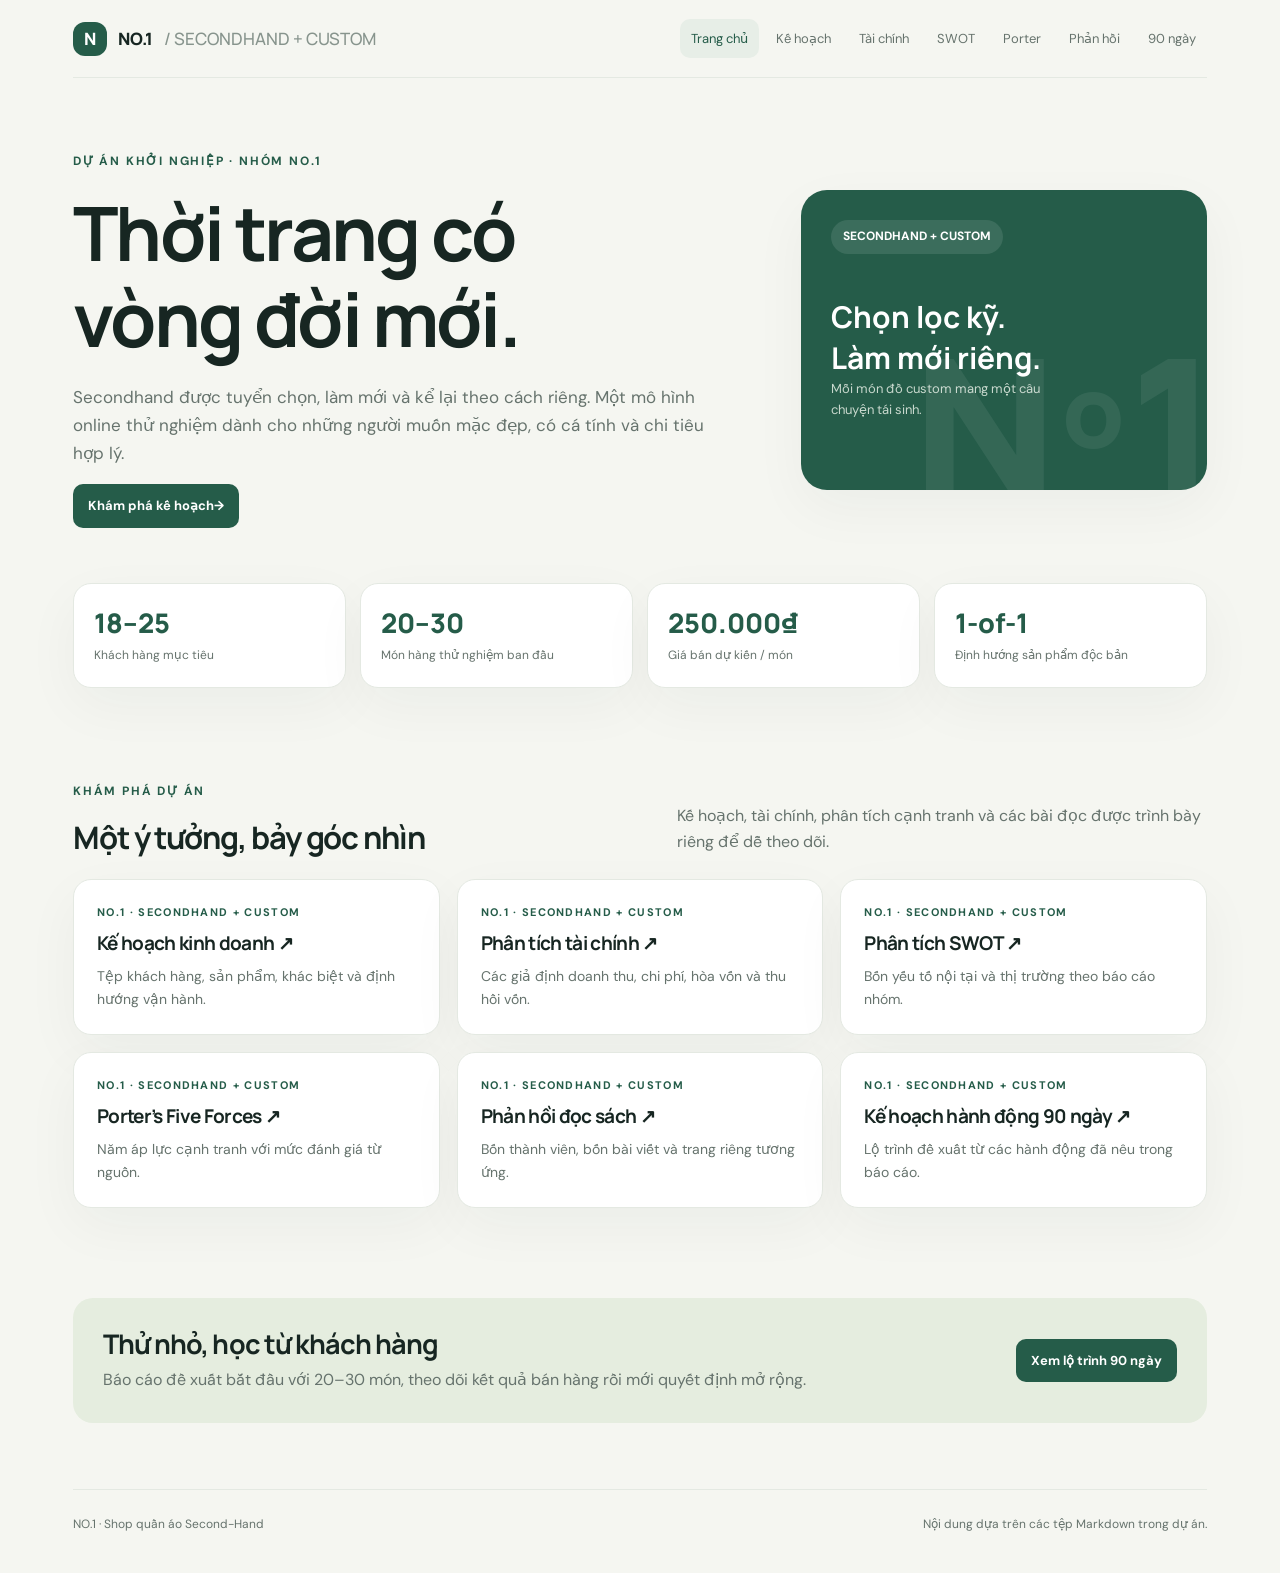
<file: index.html>
<!doctype html><html lang="vi"><head><meta charset="utf-8"><meta name="viewport" content="width=device-width, initial-scale=1"><title>No.1 · Secondhand + Custom</title><link rel="stylesheet" href="style.css"></head><body><script src="app.js"></script></body></html>
</file>
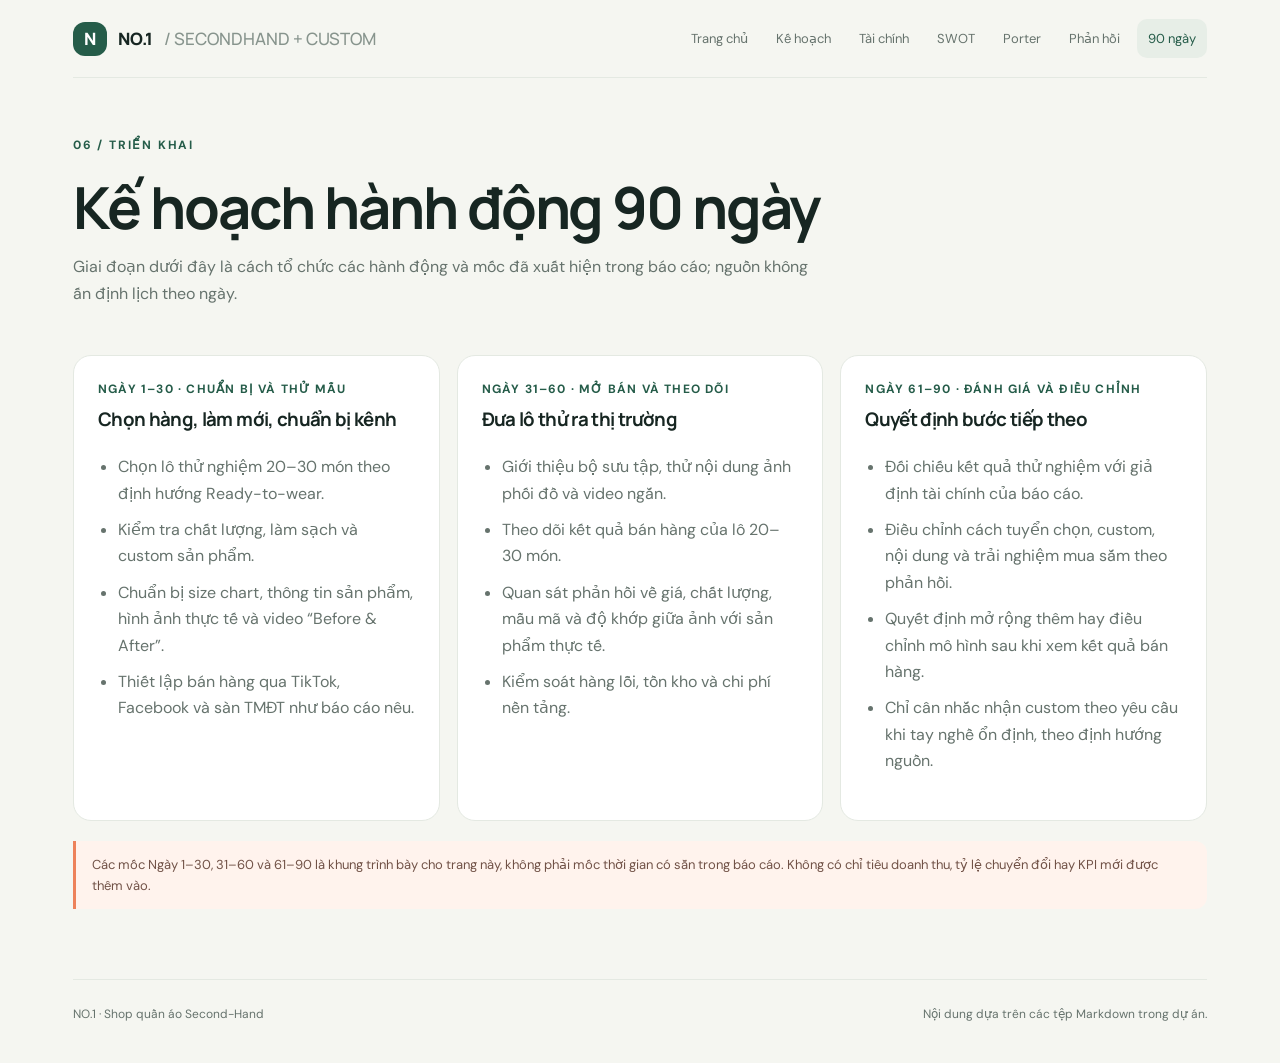
<file: action-plan.html>
<!doctype html><html lang="vi"><head><meta charset="utf-8"><meta name="viewport" content="width=device-width, initial-scale=1"><title>Kế hoạch hành động 90 ngày · No.1</title><link rel="stylesheet" href="style.css"></head><body><script src="app.js"></script></body></html>
</file>
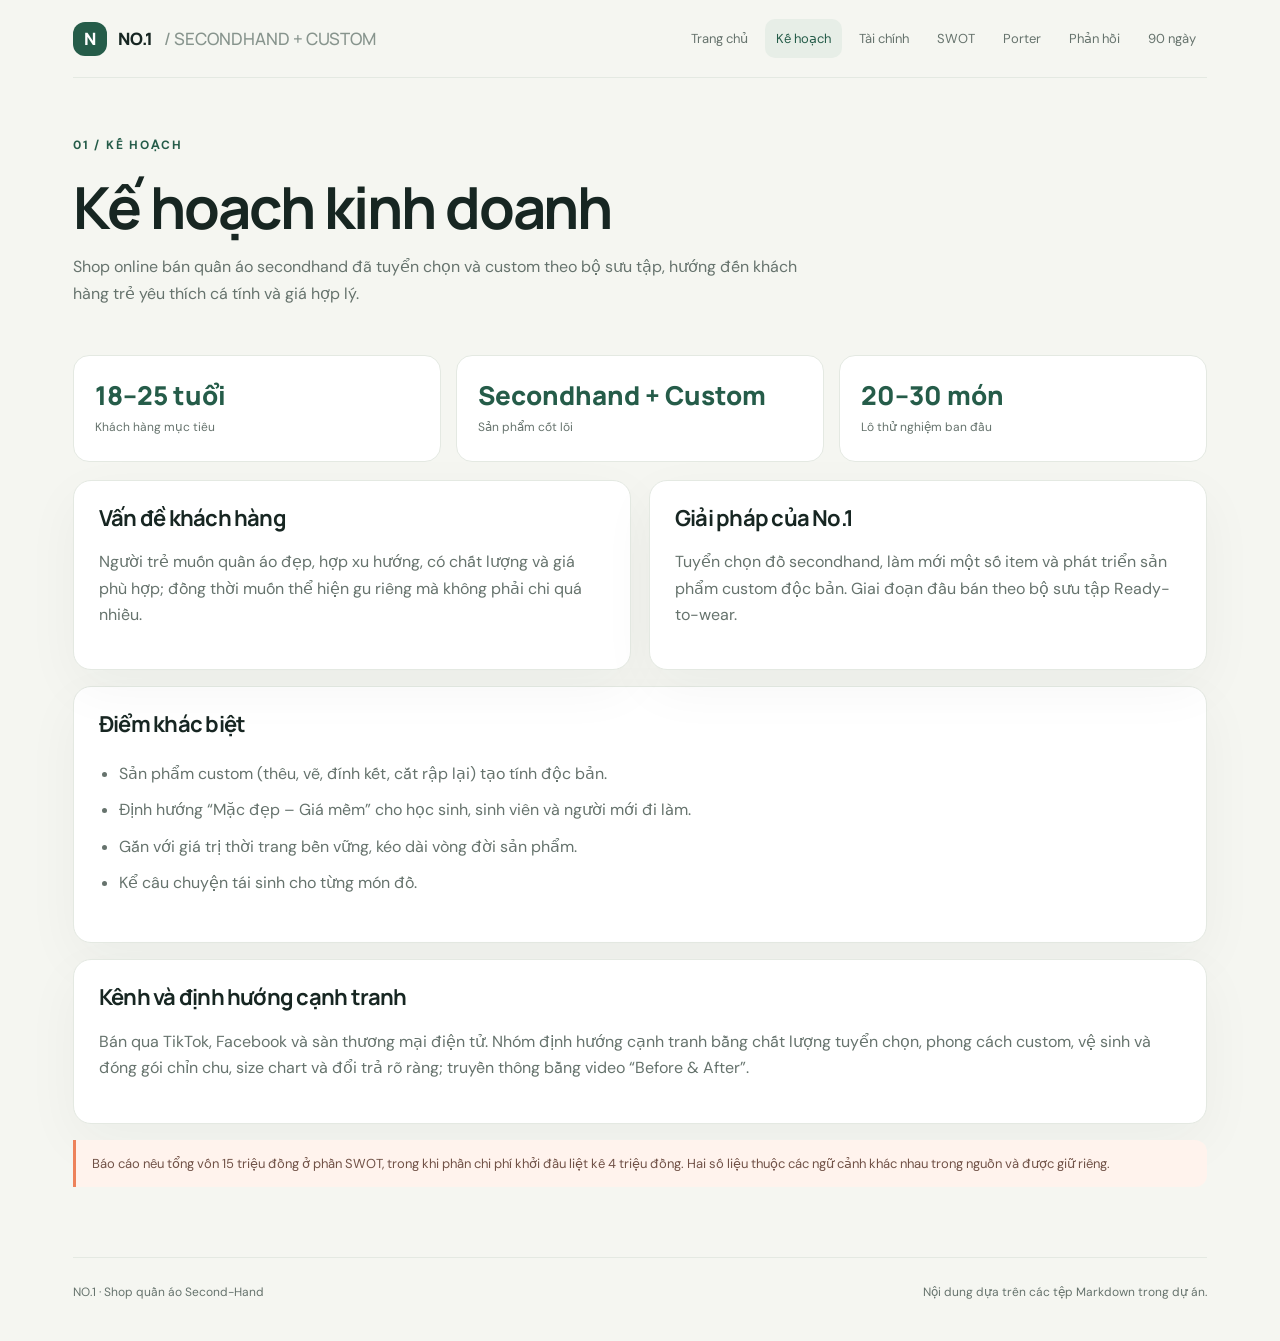
<file: business-plan.html>
<!doctype html><html lang="vi"><head><meta charset="utf-8"><meta name="viewport" content="width=device-width, initial-scale=1"><title>Kế hoạch kinh doanh · No.1</title><link rel="stylesheet" href="style.css"></head><body><script src="app.js"></script></body></html>
</file>
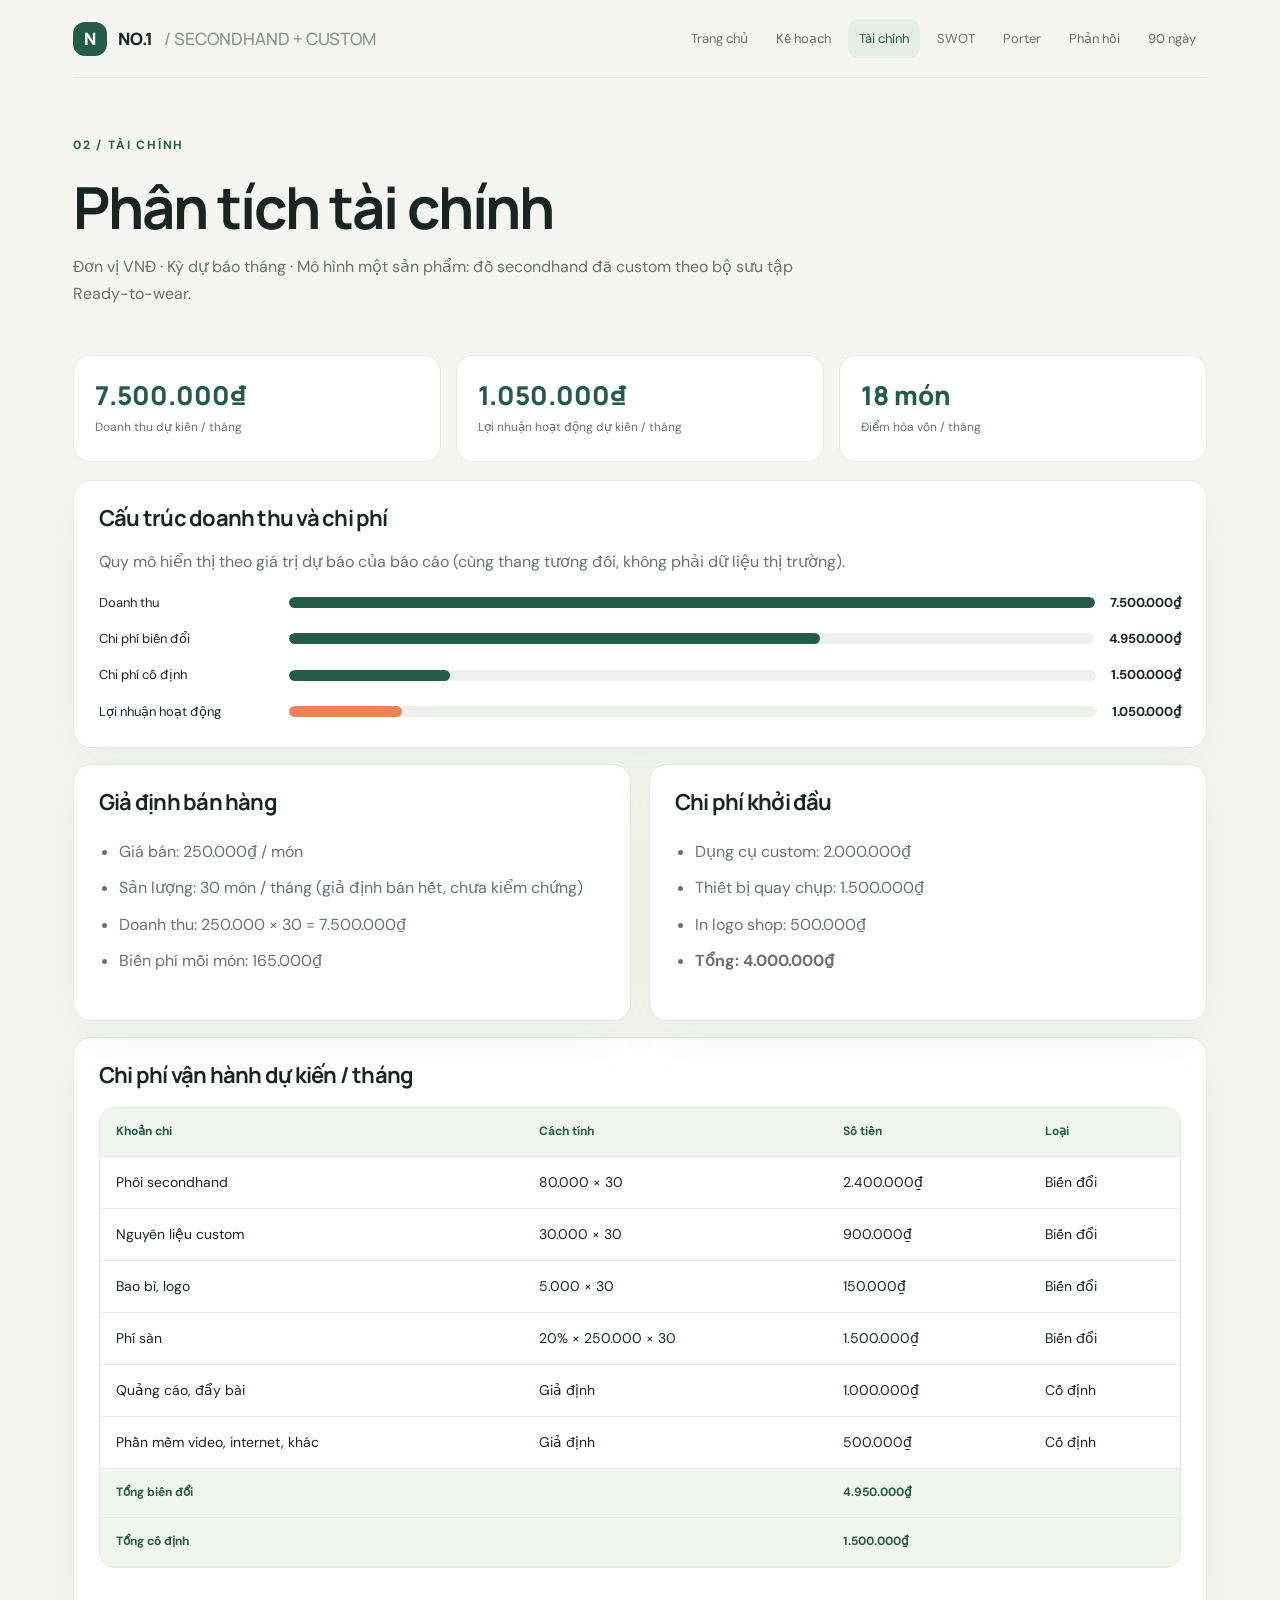
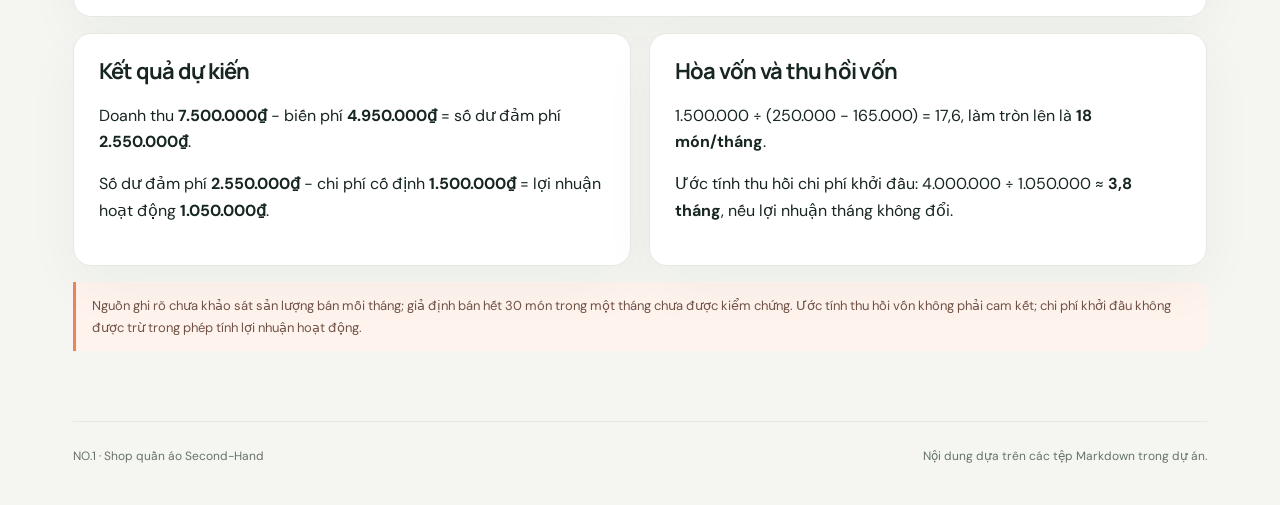
<file: financial-analysis.html>
<!doctype html><html lang="vi"><head><meta charset="utf-8"><meta name="viewport" content="width=device-width, initial-scale=1"><title>Phân tích tài chính · No.1</title><link rel="stylesheet" href="style.css"></head><body><script src="app.js"></script></body></html>
</file>
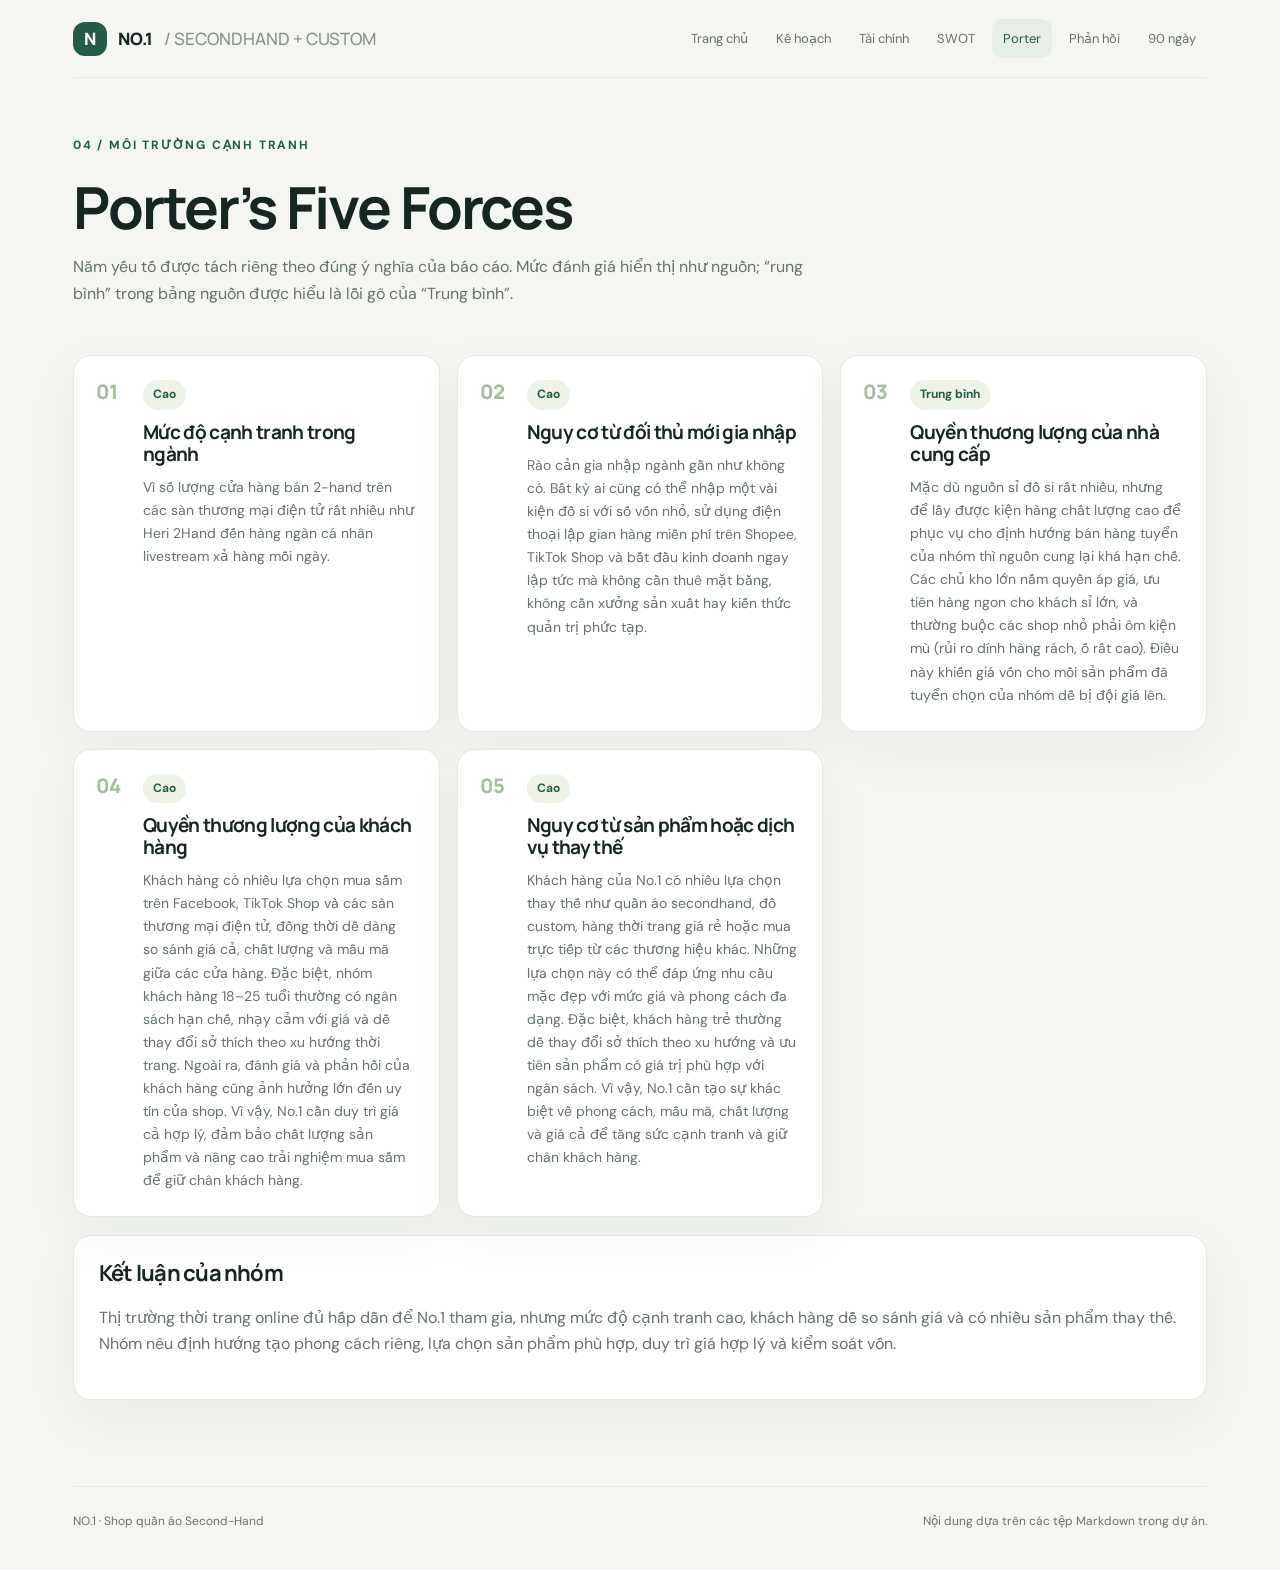
<file: five-forces.html>
<!doctype html><html lang="vi"><head><meta charset="utf-8"><meta name="viewport" content="width=device-width, initial-scale=1"><title>Porter’s Five Forces · No.1</title><link rel="stylesheet" href="style.css"></head><body><script src="app.js"></script></body></html>
</file>
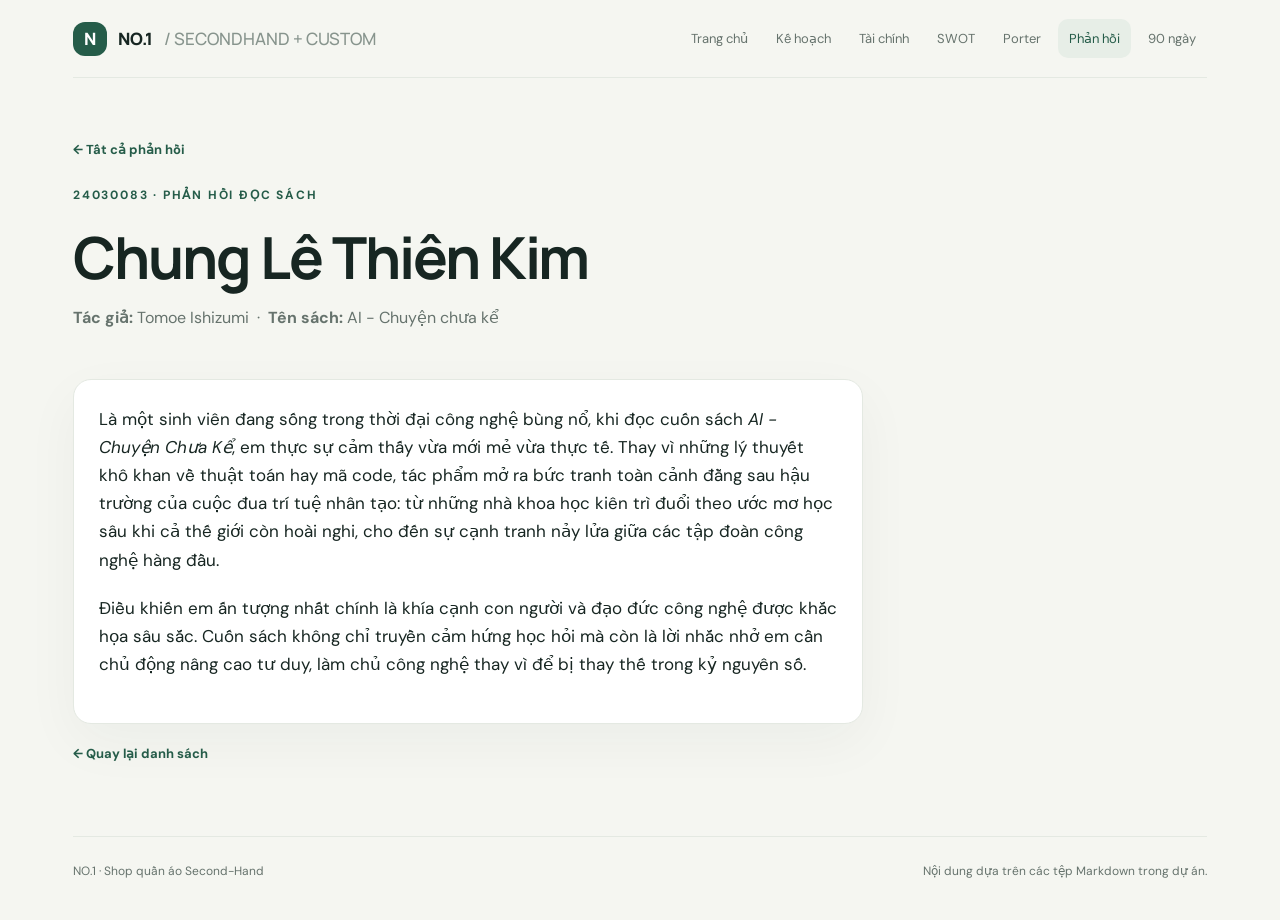
<file: reflection-chung-le-thien-kim.html>
<!doctype html><html lang="vi"><head><meta charset="utf-8"><meta name="viewport" content="width=device-width, initial-scale=1"><title>Phản hồi · Chung Lê Thiên Kim</title><link rel="stylesheet" href="style.css"></head><body><script src="app.js"></script></body></html>
</file>
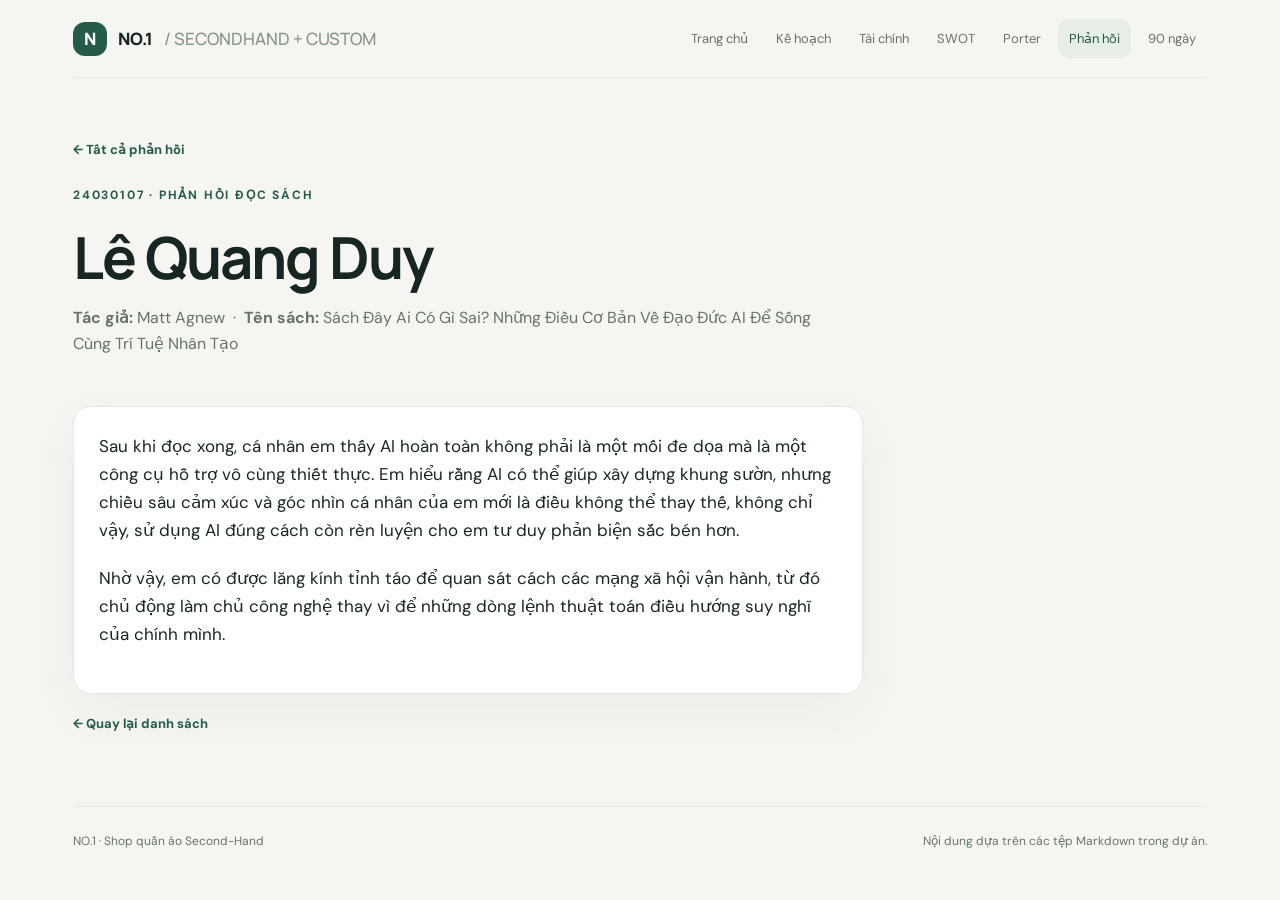
<file: reflection-le-quang-duy.html>
<!doctype html><html lang="vi"><head><meta charset="utf-8"><meta name="viewport" content="width=device-width, initial-scale=1"><title>Phản hồi · Lê Quang Duy</title><link rel="stylesheet" href="style.css"></head><body><script src="app.js"></script></body></html>
</file>
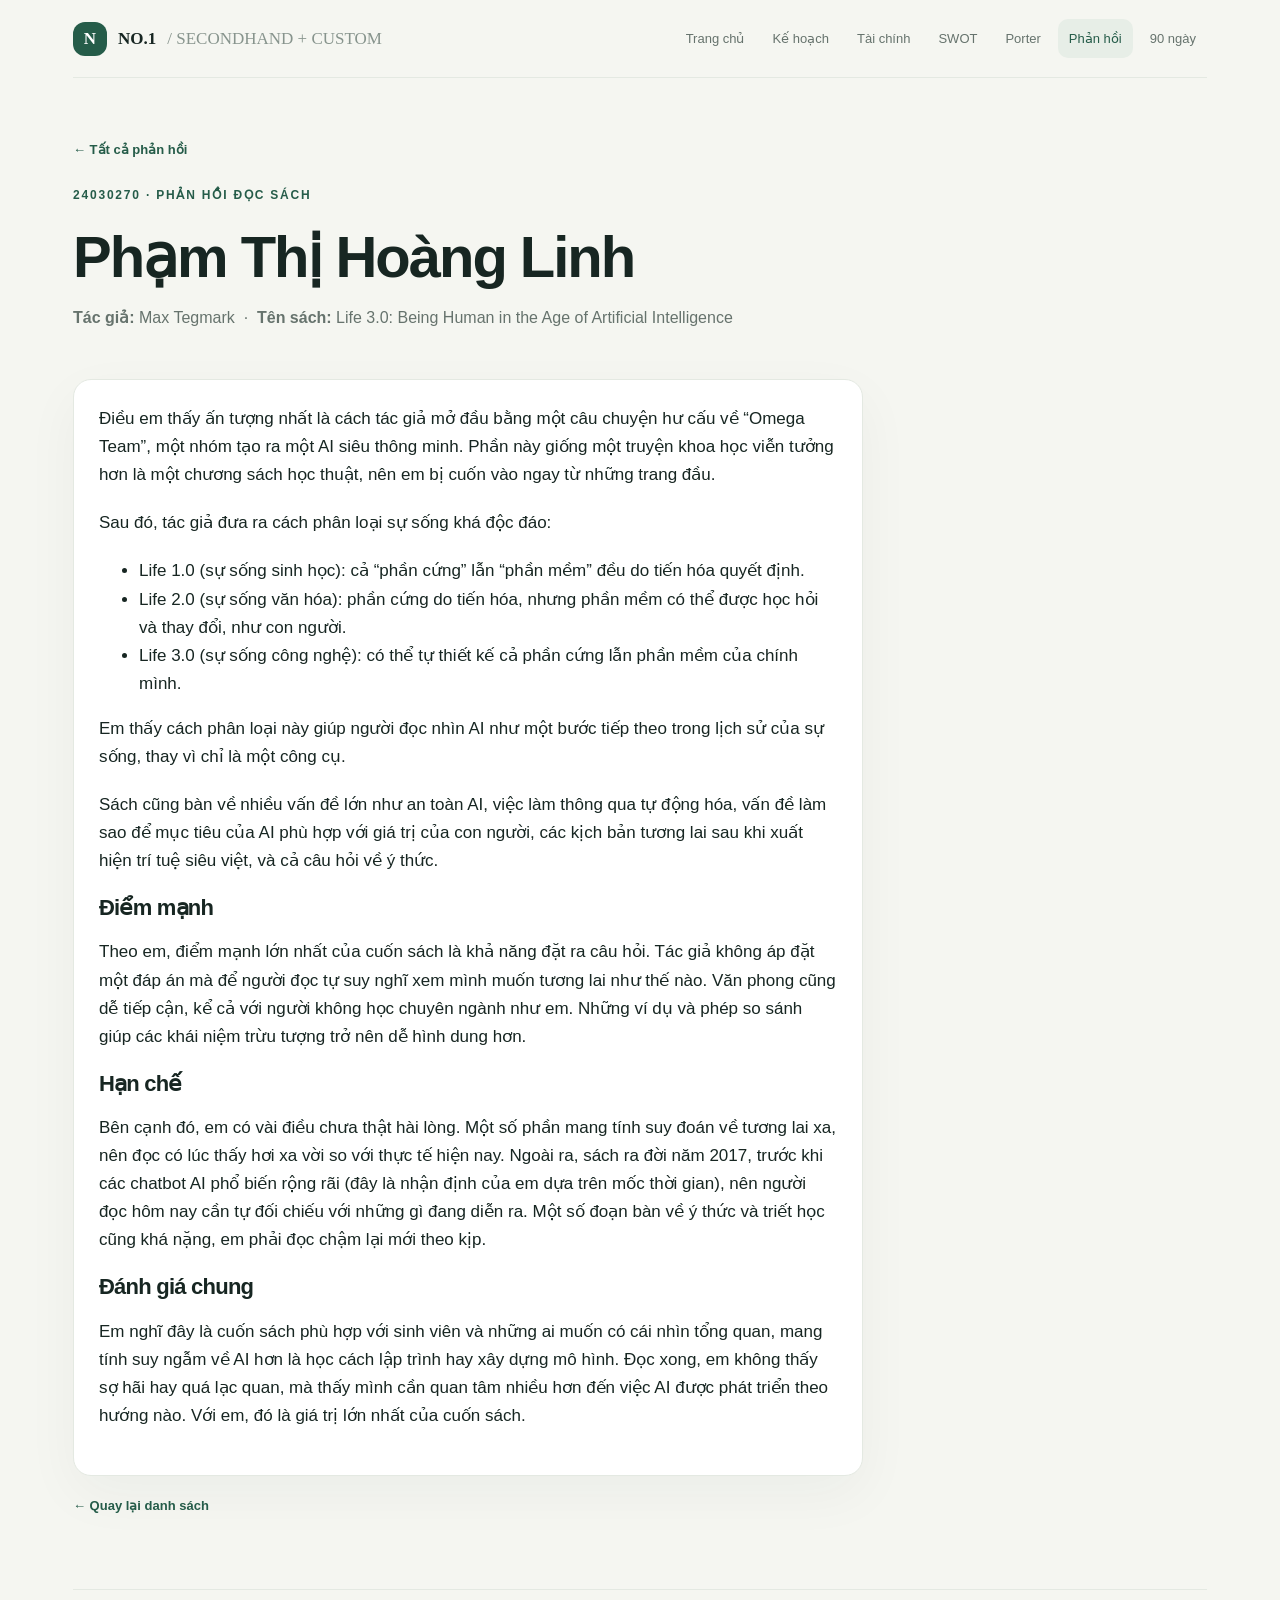
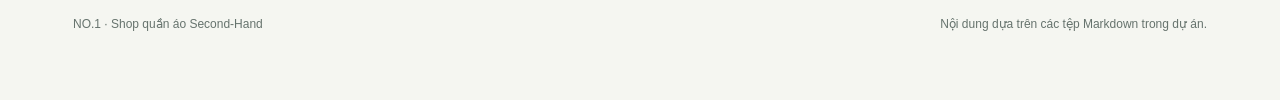
<file: reflection-pham-thi-hoang-linh.html>
<!doctype html><html lang="vi"><head><meta charset="utf-8"><meta name="viewport" content="width=device-width, initial-scale=1"><title>Phản hồi · Phạm Thị Hoàng Linh</title><link rel="stylesheet" href="style.css"></head><body><script src="app.js"></script></body></html>
</file>
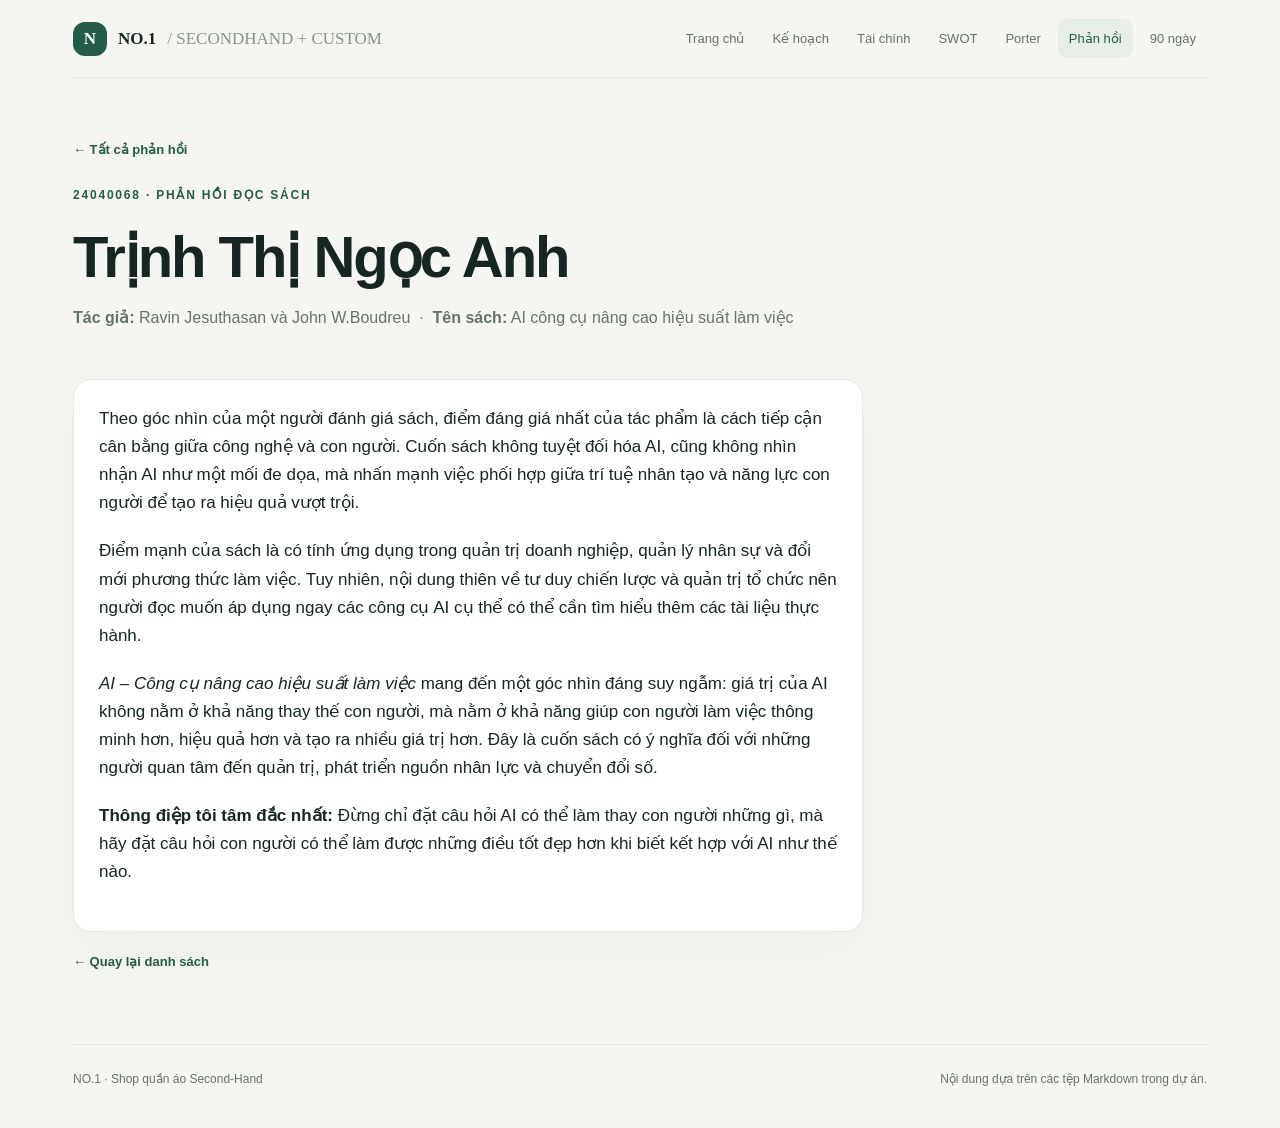
<file: reflection-trinh-thi-ngoc-anh.html>
<!doctype html><html lang="vi"><head><meta charset="utf-8"><meta name="viewport" content="width=device-width, initial-scale=1"><title>Phản hồi · Trịnh Thị Ngọc Anh</title><link rel="stylesheet" href="style.css"></head><body><script src="app.js"></script></body></html>
</file>
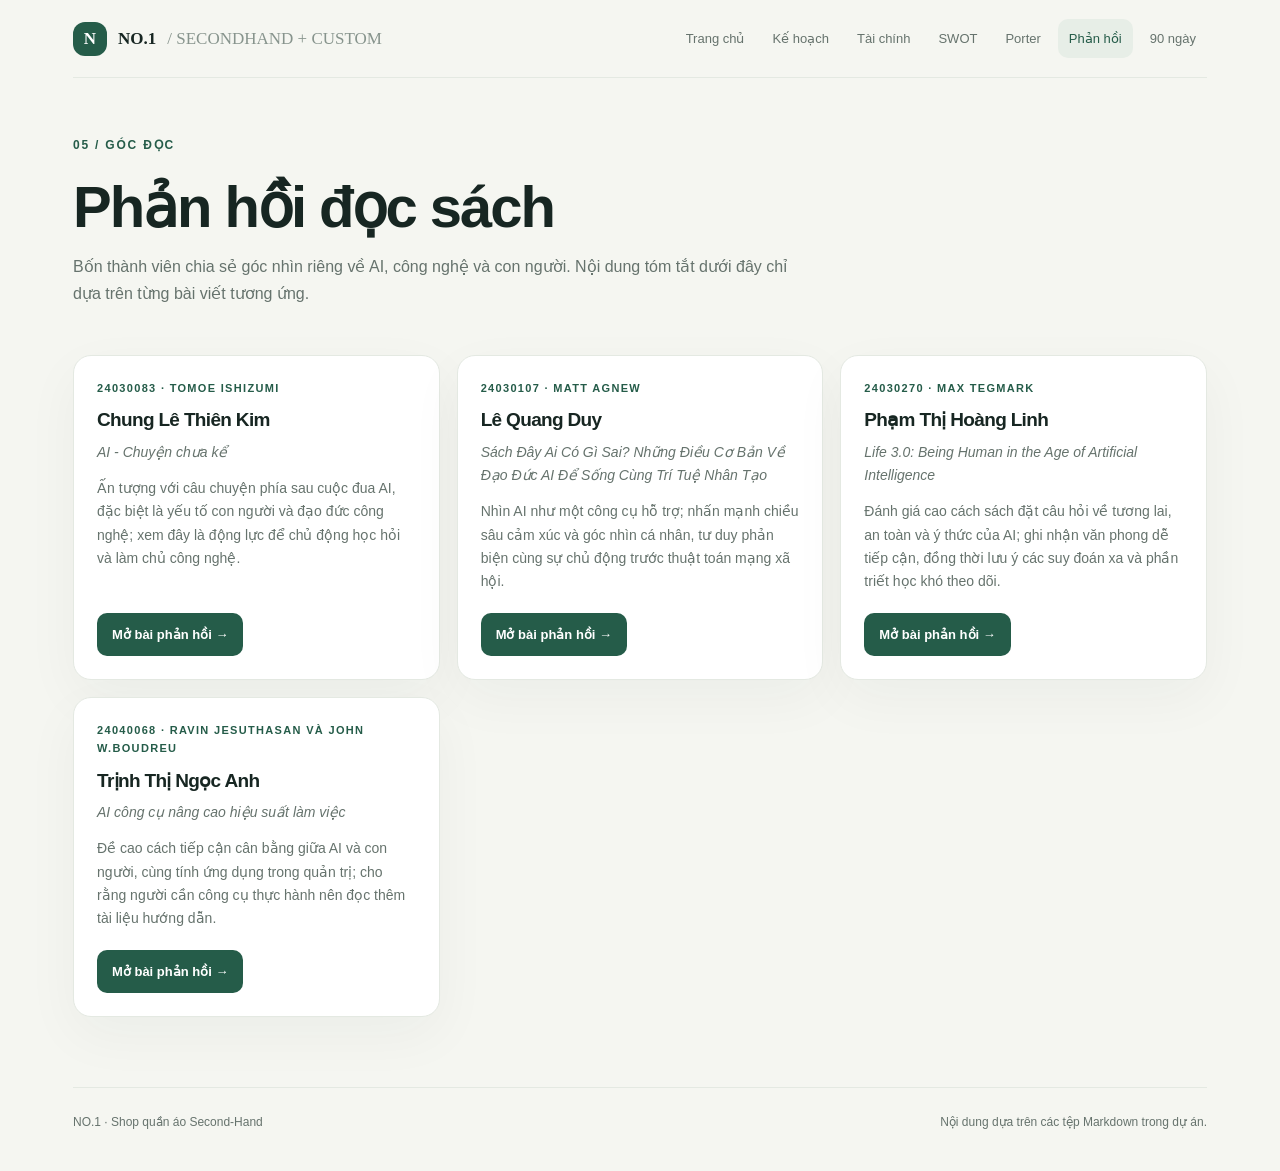
<file: reflections.html>
<!doctype html><html lang="vi"><head><meta charset="utf-8"><meta name="viewport" content="width=device-width, initial-scale=1"><title>Phản hồi đọc sách · No.1</title><link rel="stylesheet" href="style.css"></head><body><script src="app.js"></script></body></html>
</file>
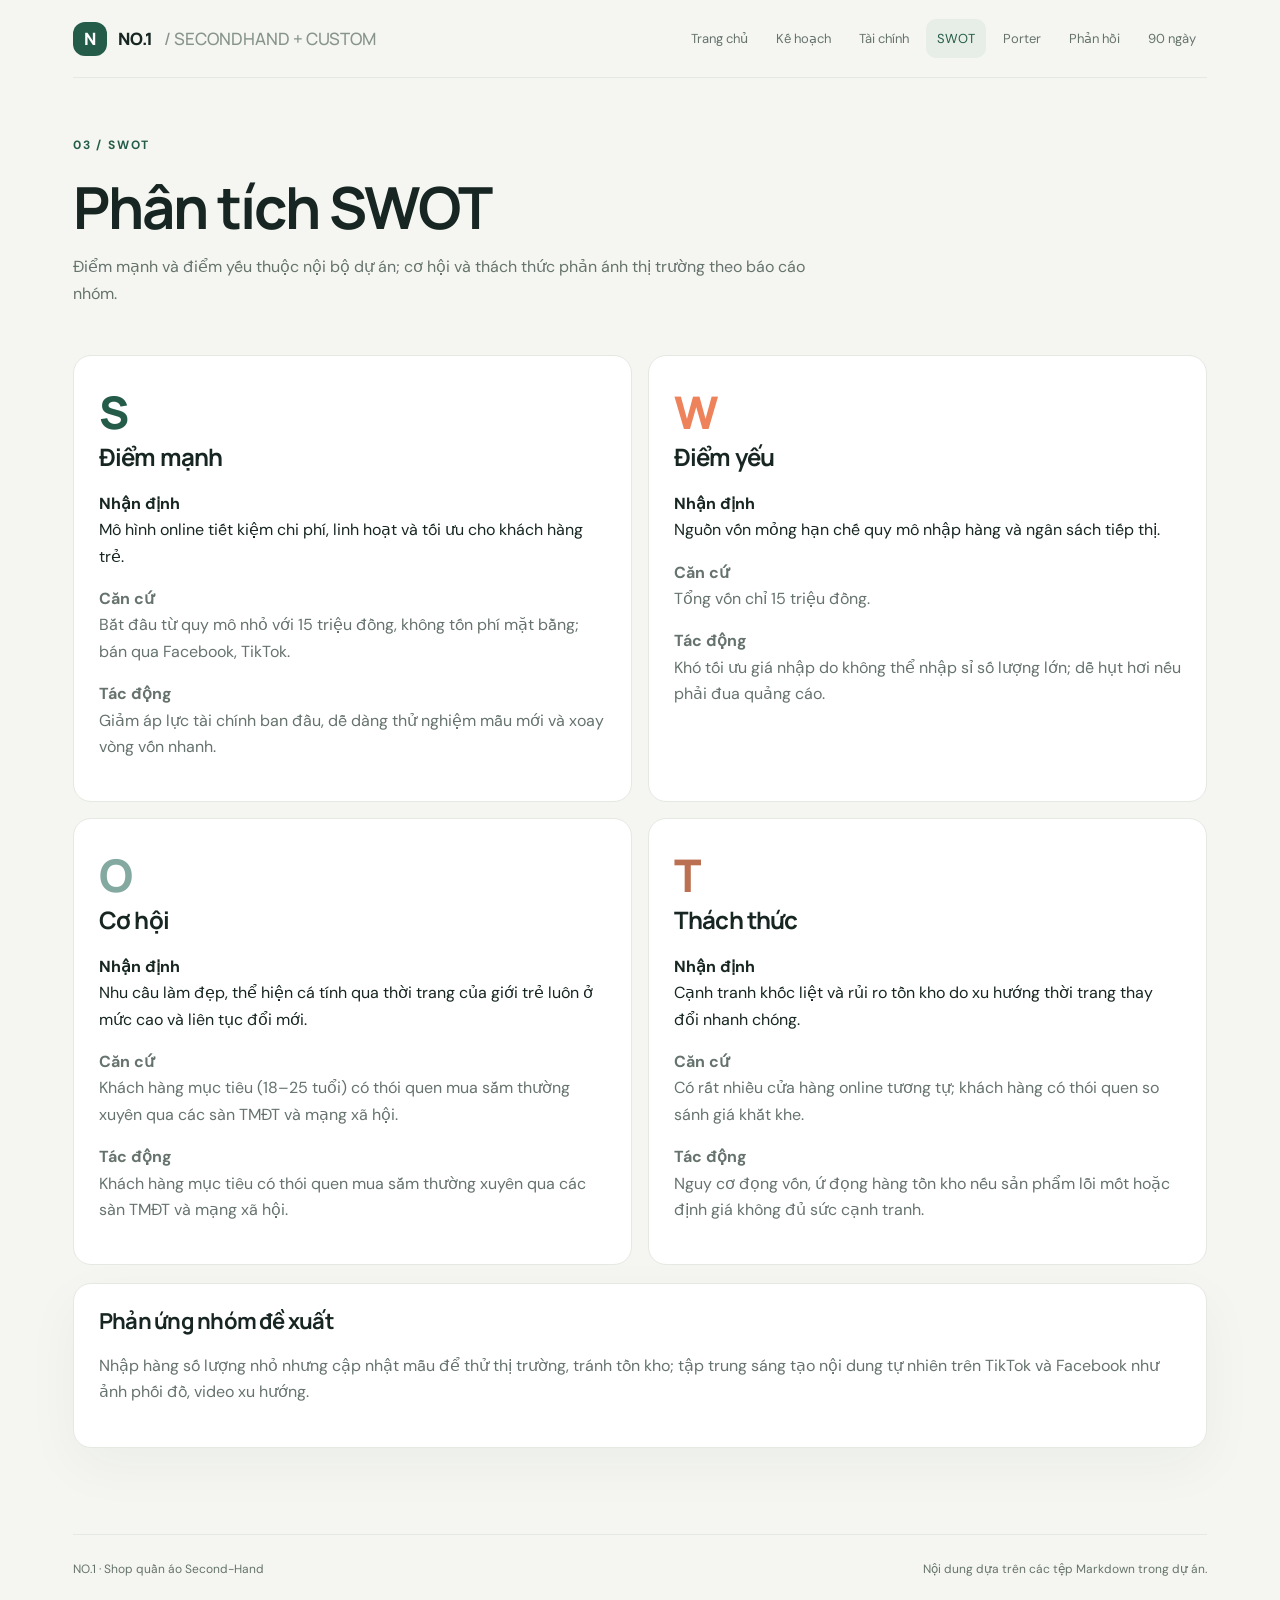
<file: swot.html>
<!doctype html><html lang="vi"><head><meta charset="utf-8"><meta name="viewport" content="width=device-width, initial-scale=1"><title>SWOT · No.1</title><link rel="stylesheet" href="style.css"></head><body><script src="app.js"></script></body></html>
</file>
<file: style.css>
@import url('https://fonts.googleapis.com/css2?family=DM+Sans:wght@400;500;600;700&family=Manrope:wght@400;500;600;700;800&display=swap');
:root{--ink:#172622;--muted:#66736d;--paper:#f5f6f1;--card:#fff;--line:#e4e9e2;--green:#255c49;--lime:#d8ec9c;--orange:#ed825b;--shadow:0 18px 55px #1833280b}*{box-sizing:border-box}body{margin:0;background:var(--paper);color:var(--ink);font:16px/1.65 'DM Sans',sans-serif}h1,h2,h3,p{margin-top:0}h1,h2,h3{font-family:Manrope,sans-serif;line-height:1.15;letter-spacing:-.035em}a{color:inherit}.shell{max-width:1190px;margin:auto;padding:0 28px}.topbar{height:78px;display:flex;align-items:center;justify-content:space-between;border-bottom:1px solid var(--line)}.brand{font:800 17px Manrope;text-decoration:none;display:flex;align-items:center;gap:11px}.brand-mark{width:34px;height:34px;border-radius:12px;background:var(--green);color:white;display:grid;place-items:center}.nav{display:flex;gap:6px;align-items:center}.nav a{font-size:13px;text-decoration:none;color:var(--muted);padding:9px 11px;border-radius:10px}.nav a:hover,.nav a.active{background:#e7eee7;color:var(--green)}.hero{padding:74px 0 55px;display:grid;grid-template-columns:1.25fr .75fr;gap:50px;align-items:center}.eyebrow{color:var(--green);font-size:12px;text-transform:uppercase;font-weight:700;letter-spacing:.15em;margin-bottom:18px}.hero h1{font-size:clamp(42px,6vw,75px);max-width:760px;margin-bottom:21px}.hero p{color:var(--muted);max-width:660px;font-size:17px}.hero-art{background:var(--green);color:white;border-radius:26px;padding:30px;min-height:300px;position:relative;overflow:hidden;box-shadow:var(--shadow)}.hero-art:after{content:'Nº1';position:absolute;right:-13px;bottom:-73px;font:800 200px Manrope;color:#ffffff12}.hero-art .tag{background:#ffffff1a;color:white}.art-title{font:700 30px Manrope;max-width:260px;margin-top:42px}.art-sub{color:#c8d8cd;font-size:13px;max-width:250px}.tag{display:inline-flex;border-radius:99px;padding:7px 12px;background:#edf3e6;color:var(--green);font-size:12px;font-weight:700}.stats{display:grid;grid-template-columns:repeat(4,1fr);gap:14px;margin:0 0 70px}.stat,.card,.panel{background:var(--card);border:1px solid var(--line);border-radius:18px;box-shadow:var(--shadow)}.stat{padding:20px}.stat strong{display:block;font:800 27px Manrope;color:var(--green)}.stat span{font-size:12px;color:var(--muted)}.section{padding:24px 0 66px}.section-head{display:flex;justify-content:space-between;align-items:end;gap:20px;margin-bottom:23px}.section-head h2{font-size:31px;margin:0}.section-head p{color:var(--muted);max-width:530px;margin:0}.grid{display:grid;grid-template-columns:repeat(3,1fr);gap:17px}.card{padding:23px}.card h3{font-size:19px;margin-bottom:10px}.card p{color:var(--muted);font-size:14px;margin-bottom:0}.card .kicker{color:var(--green);font-size:11px;text-transform:uppercase;letter-spacing:.12em;font-weight:700;margin-bottom:12px}.feature{background:#e5eddf;border-radius:20px;padding:30px;display:flex;justify-content:space-between;gap:20px;align-items:center}.feature h2{font-size:27px;margin-bottom:8px}.feature p{color:var(--muted);margin:0}.button{display:inline-flex;padding:11px 15px;background:var(--green);border-radius:10px;color:white;text-decoration:none;font-size:13px;font-weight:700;white-space:nowrap}.page-head{padding:58px 0 32px}.page-head h1{font-size:clamp(38px,5vw,58px);margin-bottom:14px}.page-head p{color:var(--muted);max-width:740px}.content{padding:0 0 70px}.two-col{display:grid;grid-template-columns:1fr 1fr;gap:18px}.panel{padding:25px;margin-bottom:16px}.panel h2{font-size:22px}.panel h3{font-size:16px}.muted{color:var(--muted)}.list{padding-left:20px;color:var(--muted)}.list li{padding:5px 0}.table-wrap{overflow:auto;background:white;border:1px solid var(--line);border-radius:15px;margin:15px 0 23px}table{width:100%;border-collapse:collapse;min-width:650px;font-size:14px}th,td{padding:14px 16px;text-align:left;vertical-align:top;border-bottom:1px solid var(--line)}th{background:#f1f5ef;color:var(--green);font-size:12px}tr:last-child td{border-bottom:0}.metric-grid{display:grid;grid-template-columns:repeat(3,1fr);gap:15px}.metric{padding:21px;border-radius:16px;background:#fff;border:1px solid var(--line)}.metric strong{display:block;font:800 26px Manrope;color:var(--green)}.metric span{color:var(--muted);font-size:12px}.bar-list{display:grid;gap:15px}.bar-row{display:grid;grid-template-columns:175px 1fr auto;gap:15px;align-items:center;font-size:13px}.bar{height:11px;border-radius:99px;background:#edf0eb;overflow:hidden}.bar i{height:100%;display:block;border-radius:99px;background:var(--green)}.note{border-left:3px solid var(--orange);padding:13px 16px;background:#fff3ed;border-radius:0 12px 12px 0;color:#715247;font-size:13px}.force-card{position:relative;padding:24px 24px 24px 69px}.force-n{position:absolute;top:22px;left:22px;font:800 20px Manrope;color:#a7bf9e}.force-card .level{font-weight:700;color:var(--green);font-size:12px;background:#edf3e6;border-radius:20px;padding:5px 10px;display:inline-block;margin-bottom:12px}.swot-grid{display:grid;grid-template-columns:1fr 1fr;gap:16px}.swot{padding:25px;border-radius:18px;background:#fff;border:1px solid var(--line)}.swot .letter{font:800 45px Manrope;color:var(--green)}.swot:nth-child(2) .letter{color:var(--orange)}.swot:nth-child(3) .letter{color:#83a9a0}.swot:nth-child(4) .letter{color:#bc7052}.timeline{position:relative;display:grid;grid-template-columns:repeat(3,1fr);gap:17px}.phase{padding:24px;background:#fff;border:1px solid var(--line);border-radius:18px}.phase .days{font-size:12px;font-weight:700;color:var(--green);text-transform:uppercase;letter-spacing:.1em}.phase h3{margin-top:9px}.reflection{display:flex;flex-direction:column;min-height:250px}.reflection .button{margin-top:auto;align-self:flex-start}.reflection-page{max-width:790px}.reflection-body{font-size:17px}.reflection-body p{margin-bottom:20px}.footer{border-top:1px solid var(--line);padding:25px 0 38px;color:var(--muted);font-size:12px}.footer-inner{display:flex;justify-content:space-between;gap:20px}.back{color:var(--green);text-decoration:none;font-size:13px;font-weight:700}.footer a{color:var(--green)}@media(max-width:850px){.nav{display:none}.hero{grid-template-columns:1fr;padding-top:48px}.hero-art{min-height:230px}.stats{grid-template-columns:repeat(2,1fr)}.grid{grid-template-columns:repeat(2,1fr)}.two-col,.metric-grid,.timeline{grid-template-columns:1fr}.bar-row{grid-template-columns:130px 1fr auto}}@media(max-width:560px){.shell{padding:0 18px}.topbar{height:65px}.hero{padding-top:38px}.hero h1{font-size:43px}.stats,.grid,.swot-grid{grid-template-columns:1fr}.section-head{align-items:start;flex-direction:column}.feature{align-items:start;flex-direction:column}.page-head{padding-top:40px}.bar-row{grid-template-columns:1fr auto}.bar{grid-column:1/-1;grid-row:2}.footer-inner{flex-direction:column}}
</file>
